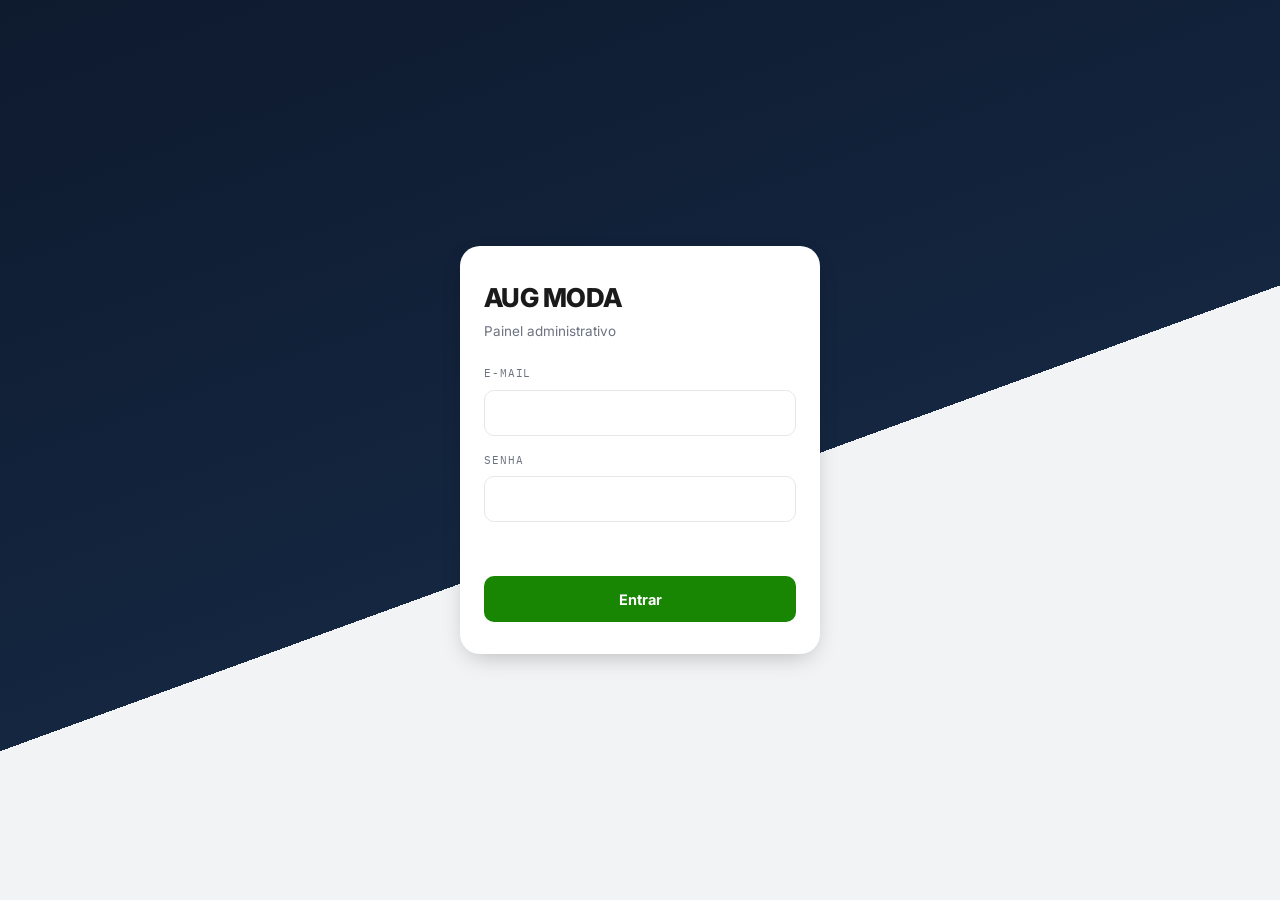
<file: admin/index.html>
<!doctype html>
<html lang="pt-BR">
<head>
  <meta charset="UTF-8" />
  <meta name="viewport" content="width=device-width, initial-scale=1.0" />
  <title>AUG Moda — Admin</title>
  <link rel="preconnect" href="https://fonts.googleapis.com" />
  <link href="https://fonts.googleapis.com/css2?family=Inter:wght@400;500;600;700&family=IBM+Plex+Mono:wght@400;500&display=swap" rel="stylesheet" />
  <link rel="stylesheet" href="css/admin.css" />
</head>
<body class="admin">
  <div class="login-wrap">
    <form class="login-card" id="login-form">
      <h1>AUG <span style="color:var(--gold)">MODA</span></h1>
      <p class="sub">Painel administrativo</p>

      <div class="field">
        <label for="email">E-mail</label>
        <input type="email" id="email" name="email" autocomplete="username" required />
      </div>

      <div class="field">
        <label for="password">Senha</label>
        <input type="password" id="password" name="password" autocomplete="current-password" required />
      </div>

      <p class="form-error" id="form-error"></p>

      <button type="submit" class="btn btn-primary" id="submit-btn">Entrar</button>
    </form>
  </div>

  <script type="module" src="js/pages/login.js"></script>
</body>
</html>
</file>
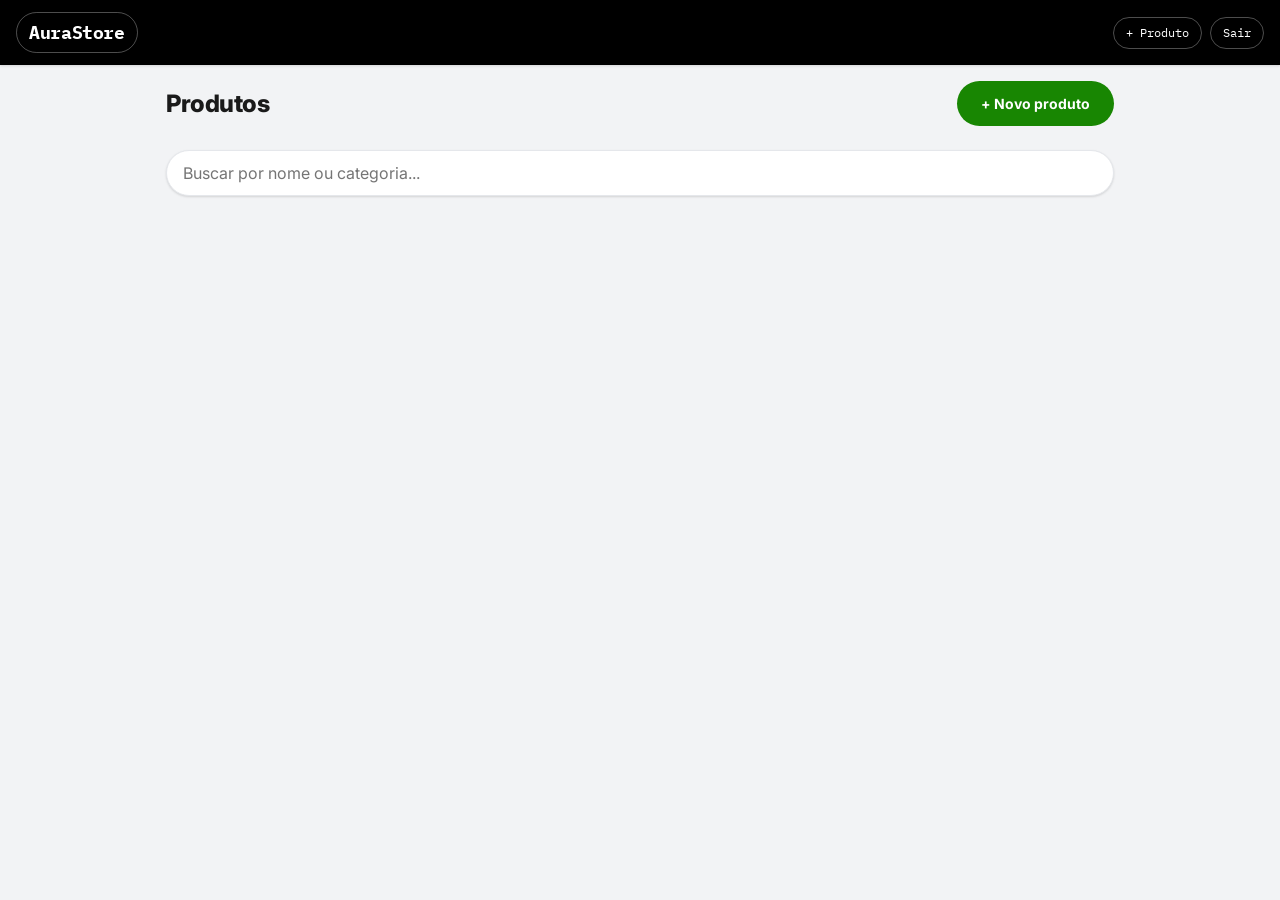
<file: admin/dashboard.html>
<!doctype html>
<html lang="pt-BR">
<head>
  <meta charset="UTF-8" />
  <meta name="viewport" content="width=device-width, initial-scale=1.0" />
  <title>AUG Moda — Admin · Produtos</title>
  <link rel="preconnect" href="https://fonts.googleapis.com" />
  <link href="https://fonts.googleapis.com/css2?family=Inter:wght@400;500;600;700&family=IBM+Plex+Mono:wght@400;500&display=swap" rel="stylesheet" />
  <link rel="stylesheet" href="css/admin.css" />
</head>
<body class="admin">
  <header class="admin-header">
    <a href="dashboard.html" class="logo">Aura <span>Store</span></a>
    <nav>
      <a href="produto-form.html">+ Produto</a>
      <button type="button" id="logout-btn">Sair</button>
    </nav>
  </header>

  <main class="admin-main">
    <div class="admin-toolbar">
      <h1>Produtos</h1>
      <a href="produto-form.html" class="btn-add">+ Novo produto</a>
    </div>

    <div class="search-row">
      <input type="search" id="search-input" placeholder="Buscar por nome ou categoria..." />
    </div>

    <div id="product-list"></div>
    <p id="empty-msg" class="helper-text" hidden>Nenhum produto cadastrado ainda.</p>
  </main>

  <div class="toast" id="toast" role="status" aria-live="polite"></div>

  <script type="module" src="js/pages/dashboard.js"></script>
</body>
</html>
</file>
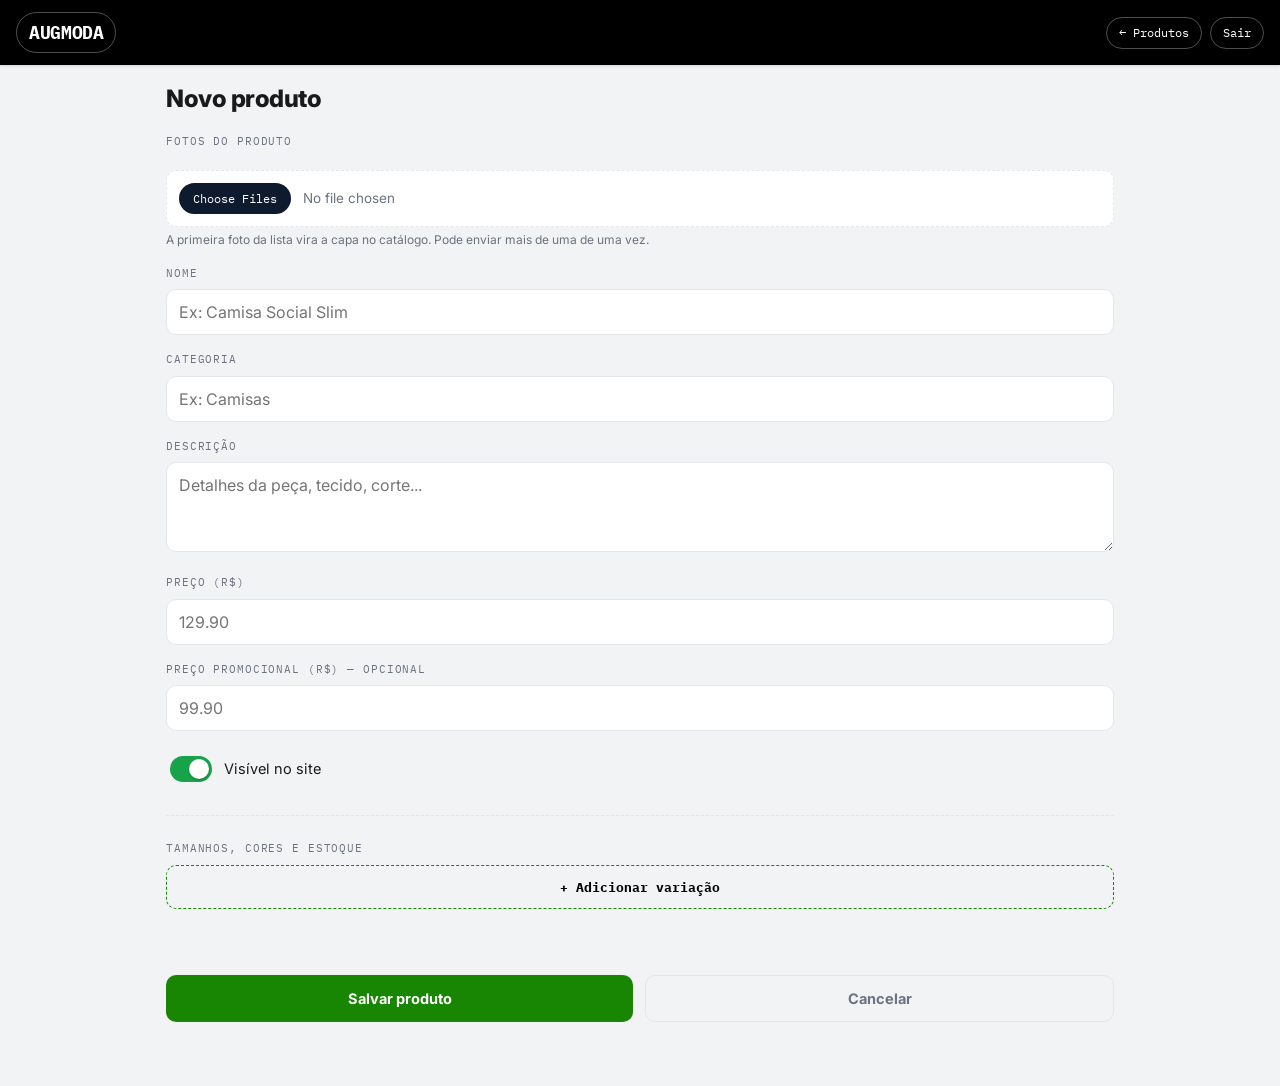
<file: admin/produto-form.html>
<!doctype html>
<html lang="pt-BR">
<head>
  <meta charset="UTF-8" />
  <meta name="viewport" content="width=device-width, initial-scale=1.0" />
  <title>AUG Moda — Admin · Produto</title>
  <link rel="preconnect" href="https://fonts.googleapis.com" />
  <link href="https://fonts.googleapis.com/css2?family=Inter:wght@400;500;600;700&family=IBM+Plex+Mono:wght@400;500&display=swap" rel="stylesheet" />
  <link rel="stylesheet" href="css/admin.css" />
</head>
<body class="admin">
  <header class="admin-header">
    <a href="dashboard.html" class="logo">AUG <span>MODA</span></a>
    <nav>
      <a href="dashboard.html">← Produtos</a>
      <button type="button" id="logout-btn">Sair</button>
    </nav>
  </header>

  <main class="admin-main">
    <div class="admin-toolbar">
      <h1 id="form-title">Novo produto</h1>
    </div>

    <form id="product-form">
      <div class="field">
        <label>Fotos do produto</label>
        <div id="photo-gallery" class="photo-gallery"></div>
        <input type="file" id="image-file" accept="image/*" multiple />
        <p class="helper-text" id="upload-status">A primeira foto da lista vira a capa no catálogo. Pode enviar mais de uma de uma vez.</p>
      </div>

      <div class="field">
        <label for="name">Nome</label>
        <input type="text" id="name" required placeholder="Ex: Camisa Social Slim" />
      </div>

      <div class="field">
        <label for="category">Categoria</label>
        <input type="text" id="category" required placeholder="Ex: Camisas" />
      </div>

      <div class="field">
        <label for="description">Descrição</label>
        <textarea id="description" placeholder="Detalhes da peça, tecido, corte..."></textarea>
      </div>

      <div class="field">
        <label for="price">Preço (R$)</label>
        <input type="number" id="price" step="0.01" min="0" required placeholder="129.90" />
      </div>

      <div class="field">
        <label for="promo_price">Preço promocional (R$) — opcional</label>
        <input type="number" id="promo_price" step="0.01" min="0" placeholder="99.90" />
      </div>

      <div class="field">
        <label>
          <input type="checkbox" id="active" checked style="width:auto;display:inline-block;margin-right:8px" />
          Visível no site
        </label>
      </div>

      <hr style="border:none;border-top:1px dashed var(--line);margin:24px 0" />

      <div class="field">
        <label>Tamanhos, cores e estoque</label>
        <div id="variants-container"></div>
        <button type="button" class="btn-outline-add" id="add-variant-btn">+ Adicionar variação</button>
      </div>

      <p class="form-error" id="form-error"></p>

      <div class="form-actions">
        <button type="submit" class="btn btn-primary" id="submit-btn">Salvar produto</button>
        <a href="dashboard.html" class="btn btn-ghost" style="text-align:center">Cancelar</a>
      </div>
    </form>
  </main>

  <div class="toast" id="toast" role="status" aria-live="polite"></div>

  <script type="module" src="js/pages/produto-form.js"></script>
</body>
</html>
</file>
<file: admin/css/admin.css>
@import url("../../src/css/tokens.css");

/* ===========================================================
   Admin AUG Moda — usa os tokens reais do projeto (navy,
   brand-blue, surface, bg-page, stock-ok/out) e segue a mesma
   linguagem visual do site: header navy, cards brancos sobre
   fundo claro, ação em azul. Mobile-first, cara de app nativo.
   =========================================================== */

body.admin {
  background: var(--bg-page);
  min-height: 100vh;
  min-height: 100dvh;
  -webkit-tap-highlight-color: transparent;
}

* {
  -webkit-tap-highlight-color: transparent;
}

a,
button {
  touch-action: manipulation;
  transition: transform 0.12s ease, opacity 0.12s ease, background 0.12s ease;
}

a:active,
button:active {
  transform: scale(0.96);
  opacity: 0.85;
}

@media (prefers-reduced-motion: reduce) {
  a:active,
  button:active {
    transform: none;
  }
}

/* ---------------------------------------------------------
   Botões — definidos aqui porque o admin não carrega style.css
   --------------------------------------------------------- */
.btn {
  display: inline-flex;
  align-items: center;
  justify-content: center;
  gap: var(--space-2);
  border: none;
  border-radius: 10px;
  padding: var(--space-3) var(--space-5);
  font-family: var(--font-body);
  font-weight: 700;
  font-size: 14.5px;
  width: 100%;
  min-height: 46px;
}

.btn-primary {
  background: var(--green);
  color: #fff;
}

.btn-primary:hover {
  transform: scale(1.05);
}

.btn-primary:disabled {
  background: var(--line);
  color: var(--ink-soft);
  cursor: not-allowed;
}

.btn-ghost {
  background: transparent;
  border: 1px solid var(--line);
  color: var(--ink-soft);
}

/* ---------------------------------------------------------
   Cabeçalho do admin
   --------------------------------------------------------- */
.admin-header {
  background: var(--black);
  color: #fff;
  padding: calc(var(--space-3) + env(safe-area-inset-top)) var(--space-4) var(--space-3);
  display: flex;
  align-items: center;
  justify-content: space-between;
  position: sticky;
  top: 0;
  z-index: 30;
  box-shadow: var(--shadow-card);
}

.admin-header .logo {
  font-weight: 800;
  font-size: 18px;
  letter-spacing: -0.02em;
  color: var(--white);
  white-space: nowrap;
}

.admin-header .logo span {
  color: var(white);
}

.admin-header nav {
  display: flex;
  gap: var(--space-2);
  align-items: center;
}

.admin-header a,
.admin-header button {
  font-family: var(--font-mono);
  font-size: 12px;
  color: #fff;
  background: none;
  border: 1px solid rgba(255, 255, 255, 0.3);
  border-radius: var(--radius-pill);
  padding: 6px var(--space-3);
  min-height: 32px;
  display: inline-flex;
  align-items: center;
  white-space: nowrap;
}

@media (max-width: 480px) {
  .admin-header {
    padding-left: var(--space-3);
    padding-right: var(--space-3);
  }

  .admin-header .logo {
    font-size: 16px;
  }

  .admin-header nav {
    gap: 6px;
  }

  .admin-header a,
  .admin-header button {
    font-size: 10.5px;
    padding: 6px 10px;
  }
}

/* ---------------------------------------------------------
   Tela de login
   --------------------------------------------------------- */
.login-wrap {
  min-height: 100vh;
  min-height: 100dvh;
  display: flex;
  align-items: center;
  justify-content: center;
  padding: var(--space-5) var(--space-4);
  padding-top: calc(var(--space-5) + env(safe-area-inset-top));
  padding-bottom: calc(var(--space-5) + env(safe-area-inset-bottom));
  background: linear-gradient(160deg, var(--navy) 0%, var(--navy-soft) 55%, var(--bg-page) 55%);
}

.login-card {
  background: var(--surface);
  border-radius: 20px;
  box-shadow: var(--shadow-lift);
  padding: var(--space-6) var(--space-5);
  width: 100%;
  max-width: 360px;
}

.login-card h1 {
  font-weight: 800;
  letter-spacing: -0.02em;
  font-size: 26px;
  color: var(--ink);
  margin: 0 0 var(--space-1);
}

.login-card p.sub {
  color: var(--ink-soft);
  margin: 0 0 var(--space-5);
  font-size: 13.5px;
}

.login-card button[type="submit"] {
  margin-top: var(--space-2);
}

/* ---------------------------------------------------------
   Campos de formulário
   --------------------------------------------------------- */
.field {
  margin-bottom: var(--space-4);
}

.field label {
  display: block;
  font-family: var(--font-mono);
  font-size: 11px;
  letter-spacing: 0.08em;
  text-transform: uppercase;
  color: var(--ink-soft);
  margin-bottom: var(--space-2);
}

.field input,
.field select,
.field textarea {
  width: 100%;
  border: 1px solid var(--line);
  border-radius: 10px;
  padding: var(--space-3);
  font-family: var(--font-body);
  font-size: 16px; /* evita zoom automático no iOS ao focar */
  background: #fff;
  color: var(--ink);
  min-height: 46px;
  -webkit-appearance: none;
  appearance: none;
}

.field textarea {
  resize: vertical;
  min-height: 90px;
}

.field input:focus,
.field select:focus,
.field textarea:focus {
  outline: none;
  border-color: var(--brand-blue);
  box-shadow: 0 0 0 3px rgba(47, 111, 237, 0.15);
}

/* Checkbox "Visível no site" — toggle no estilo app nativo */
.field label:has(input[type="checkbox"]) {
  display: flex;
  align-items: center;
  min-height: 44px;
  cursor: pointer;
  text-transform: none;
  letter-spacing: normal;
  font-family: var(--font-body);
  font-size: 14.5px;
  color: var(--ink);
}

.field input[type="checkbox"] {
  -webkit-appearance: none;
  appearance: none;
  width: 42px !important;
  height: 26px;
  min-height: 0;
  border-radius: 999px;
  background: var(--line);
  border: none;
  position: relative;
  flex: none;
  margin-right: var(--space-3) !important;
  transition: background 0.15s ease;
}

.field input[type="checkbox"]::before {
  content: "";
  position: absolute;
  top: 3px;
  left: 3px;
  width: 20px;
  height: 20px;
  border-radius: 50%;
  background: #fff;
  box-shadow: 0 1px 2px rgba(0, 0, 0, 0.25);
  transition: transform 0.15s ease;
}

.field input[type="checkbox"]:checked {
  background: var(--stock-ok);
}

.field input[type="checkbox"]:checked::before {
  transform: translateX(16px);
}

/* Input de cor (variação) — mantém compacto */
.field input[type="color"] {
  min-height: 40px;
  padding: 4px;
  cursor: pointer;
}

/* Input de arquivo (fotos do produto) */
.field input[type="file"] {
  width: 100%;
  min-height: 46px;
  border: 1px dashed var(--line);
  border-radius: 10px;
  padding: var(--space-3);
  font-family: var(--font-body);
  font-size: 13.5px;
  background: var(--surface);
  color: var(--ink-soft);
}

.field input[type="file"]::file-selector-button {
  font-family: var(--font-mono);
  font-size: 12px;
  color: #fff;
  background: var(--navy);
  border: none;
  border-radius: var(--radius-pill);
  padding: 8px 14px;
  margin-right: var(--space-3);
}

.form-error {
  color: var(--stock-out);
  font-size: 13px;
  margin-bottom: var(--space-3);
  min-height: 18px;
}

.helper-text {
  font-size: 12px;
  color: var(--ink-soft);
  margin-top: 4px;
}

/* ---------------------------------------------------------
   Layout geral do admin
   --------------------------------------------------------- */
.admin-main {
  max-width: 980px;
  margin: 0 auto;
  padding: var(--space-4) var(--space-4) calc(var(--space-8) + env(safe-area-inset-bottom));
}

.admin-toolbar {
  display: flex;
  align-items: center;
  justify-content: space-between;
  gap: var(--space-3);
  flex-wrap: wrap;
  margin-bottom: var(--space-4);
}

.admin-toolbar h1 {
  font-weight: 800;
  letter-spacing: -0.02em;
  font-size: 24px;
  color: var(--ink);
  margin: 0;
}

.btn-add {
  background: var(--green);
  color: #fff;
  border: none;
  border-radius: var(--radius-pill);
  padding: var(--space-3) var(--space-5);
  font-weight: 700;
  font-size: 14px;
  min-height: 44px;
  display: inline-flex;
  align-items: center;
}

.search-row {
  margin-bottom: var(--space-4);
  position: sticky;
  top: calc(53px + env(safe-area-inset-top));
  z-index: 20;
  background: var(--bg-page);
  padding-top: var(--space-2);
  padding-bottom: 2px;
}

.search-row input {
  width: 100%;
  border: 1px solid var(--line);
  border-radius: var(--radius-pill);
  padding: var(--space-3) var(--space-4);
  font-family: var(--font-body);
  font-size: 16px;
  background: var(--surface);
  min-height: 46px;
  box-shadow: var(--shadow-card);
}

/* ---------------------------------------------------------
   Cartão de produto no admin
   --------------------------------------------------------- */
.admin-product {
  background: var(--surface);
  border-radius: 16px;
  box-shadow: var(--shadow-card);
  padding: var(--space-4);
  margin-bottom: var(--space-3);
}

.admin-product-head {
  display: flex;
  gap: var(--space-3);
  align-items: center;
  flex-wrap: wrap;
}

.admin-product-head .thumb {
  width: 56px;
  height: 70px;
  border-radius: 8px;
  overflow: hidden;
  background: var(--bg-page);
  flex: none;
}

.admin-product-head .thumb img {
  width: 100%;
  height: 100%;
  object-fit: cover;
}

.admin-product-head .info {
  flex: 1;
  min-width: 150px;
}

.admin-product-head h3 {
  margin: 0 0 2px;
  font-size: 15px;
  font-weight: 700;
  white-space: nowrap;
  overflow: hidden;
  text-overflow: ellipsis;
}

.admin-product-head .meta {
  font-family: var(--font-mono);
  font-size: 11.5px;
  color: var(--ink-soft);
}

.status-badge {
  font-family: var(--font-mono);
  font-size: 10.5px;
  text-transform: uppercase;
  padding: 3px 9px;
  border-radius: var(--radius-pill);
  display: inline-block;
  margin-top: 4px;
}

.status-badge.active {
  background: var(--discount-bg);
  color: var(--stock-ok);
}

.status-badge.inactive {
  background: var(--line);
  color: var(--ink-soft);
}

/* No desktop as ações ficam ao lado; no mobile viram uma linha
   cheia abaixo, com os 3 botões (Editar / Ocultar / Excluir)
   divididos igualmente — nada de espremer texto */
.admin-product-actions {
  display: flex;
  gap: var(--space-2);
  flex: none;
}

.icon-btn {
  border: 1px solid var(--line);
  background: #fff;
  border-radius: 8px;
  padding: var(--space-2) var(--space-3);
  font-family: var(--font-mono);
  font-size: 12px;
  min-height: 36px;
  color: var(--ink);
  display: inline-flex;
  align-items: center;
  justify-content: center;
  white-space: nowrap;
}

.icon-btn[data-delete] {
  border-color: rgba(211, 34, 42, 0.35);
  color: var(--stock-out);
}

@media (max-width: 560px) {
  .admin-product-head {
    align-items: flex-start;
  }

  .admin-product-actions {
    flex: 1 1 100%;
    order: 3;
    margin-top: var(--space-1);
  }

  .icon-btn {
    flex: 1;
    min-height: 40px;
    font-size: 11.5px;
  }
}

/* ---------------------------------------------------------
   Tabela de variações (tamanho / cor / estoque)
   No mobile vira lista de cartões — tabela em tela estreita
   é sempre difícil de ler.
   --------------------------------------------------------- */
.variant-table {
  width: 100%;
  border-collapse: collapse;
  margin-top: var(--space-4);
  font-size: 13px;
}

.variant-table th {
  text-align: left;
  font-family: var(--font-mono);
  font-size: 10.5px;
  text-transform: uppercase;
  letter-spacing: 0.06em;
  color: var(--ink-soft);
  padding: var(--space-2);
  border-bottom: 1px solid var(--line);
}

.variant-table td {
  padding: var(--space-2);
  border-bottom: 1px solid var(--line);
  vertical-align: middle;
}

.stock-input-row {
  display: flex;
  align-items: center;
  gap: var(--space-2);
}

.stock-input-row button {
  width: 30px;
  height: 30px;
  border-radius: 50%;
  border: 1px solid var(--line);
  background: var(--bg-page);
  font-size: 15px;
  line-height: 1;
  color: var(--ink);
}

.stock-input-row input {
  width: 52px;
  text-align: center;
  border: 1px solid var(--line);
  border-radius: 6px;
  padding: 6px 4px;
  font-family: var(--font-mono);
  font-size: 15px;
}

@media (max-width: 560px) {
  .variant-table,
  .variant-table thead,
  .variant-table tbody,
  .variant-table th,
  .variant-table td,
  .variant-table tr {
    display: block;
  }

  .variant-table thead {
    display: none;
  }

  .variant-table tr {
    background: var(--bg-page);
    border-radius: 12px;
    padding: var(--space-3);
    margin-bottom: var(--space-2);
    border-bottom: none;
  }

  .variant-table td {
    display: flex;
    align-items: center;
    justify-content: space-between;
    border-bottom: none;
    padding: 6px 0;
  }

  .variant-table td::before {
    content: attr(data-label);
    font-family: var(--font-mono);
    font-size: 10.5px;
    text-transform: uppercase;
    letter-spacing: 0.06em;
    color: var(--ink-soft);
  }
}

/* ---------------------------------------------------------
   Formulário de produto — linhas de variação
   --------------------------------------------------------- */
.variant-row {
  display: grid;
  grid-template-columns: 1fr 1fr 1fr 90px auto;
  gap: var(--space-2);
  align-items: end;
  margin-bottom: var(--space-3);
  padding-bottom: var(--space-3);
  border-bottom: 1px dashed var(--line);
}

@media (max-width: 640px) {
  .variant-row {
    grid-template-columns: 1fr 1fr;
  }
}

.variant-row .remove-variant {
  background: none;
  border: none;
  color: var(--stock-out);
  font-family: var(--font-mono);
  font-size: 12px;
  min-height: 36px;
  border: solid 1px var(--gray);
  border-radius: 10px;
  color: #c40303;
  background-color: rgb(243, 180, 180);
}

.btn-outline-add {
  background: none;
  border: 1px dashed var(--green);
  color: var(--black);
  border-radius: 10px;
  padding: var(--space-3) var(--space-4);
  font-family: var(--font-mono);
  font-size: 12.5px;
  font-weight: bold;
  min-height: 44px;
  width: 100%;
}

/* Barra de ações — fixa no rodapé no mobile, sempre alcançável
   com o polegar, como um app de verdade */
.form-actions {
  display: flex;
  gap: var(--space-3);
  margin-top: var(--space-6);
}

.form-actions .btn {
  width: auto;
  flex: 1;
}

@media (max-width: 640px) {
  .form-actions {
    position: fixed;
    left: 0;
    right: 0;
    bottom: 0;
    margin-top: 0;
    padding: var(--space-3) var(--space-4) calc(var(--space-3) + env(safe-area-inset-bottom));
    background: var(--surface);
    box-shadow: 0 -2px 12px rgba(14, 26, 46, 0.1);
    z-index: 40;
  }

  .admin-main:has(.form-actions) {
    padding-bottom: calc(96px + env(safe-area-inset-bottom));
  }
}

/* ---------------------------------------------------------
   Fotos do produto
   --------------------------------------------------------- */
.image-preview {
  width: 100px;
  height: 125px;
  border-radius: 10px;
  overflow: hidden;
  background: var(--bg-page);
  margin-bottom: var(--space-3);
}

.image-preview img {
  width: 100%;
  height: 100%;
  object-fit: cover;
}

.photo-gallery {
  display: flex;
  gap: var(--space-3);
  margin-bottom: var(--space-3);
  flex-wrap: wrap;
}

@media (max-width: 640px) {
  /* Carrossel horizontal no mobile em vez de quebrar linha */
  .photo-gallery {
    flex-wrap: nowrap;
    overflow-x: auto;
    -webkit-overflow-scrolling: touch;
    scroll-snap-type: x proximity;
    padding-bottom: 4px;
    margin-left: calc(var(--space-4) * -1);
    margin-right: calc(var(--space-4) * -1);
    padding-left: var(--space-4);
    padding-right: var(--space-4);
  }

  .photo-gallery .photo-item {
    scroll-snap-align: start;
    flex: none;
  }
}

.photo-gallery .photo-item {
  position: relative;
  width: 92px;
}

.photo-gallery .photo-thumb {
  width: 92px;
  height: 92px;
  border-radius: 10px;
  overflow: hidden;
  background: var(--black);
  border: 2px solid transparent;
}

.photo-gallery .photo-item:first-child .photo-thumb {
  border-color: var(--brand-blue);
}

.photo-gallery .photo-thumb img {
  width: 100%;
  height: 100%;
  object-fit: cover;
}

.photo-gallery .cover-tag {
  position: absolute;
  top: 4px;
  left: 4px;
  background: var(--brand-blue);
  color: #fff;
  font-size: 9px;
  font-weight: 700;
  padding: 2px 5px;
  border-radius: 4px;
  z-index: 2;
}

.photo-gallery .photo-actions {
  display: flex;
  justify-content: space-between;
  margin-top: 4px;
  gap: 4px;
}

.photo-gallery .photo-actions button {
  border: 1px solid var(--line);
  background: #fff;
  border-radius: 6px;
  font-size: 11px;
  padding: 4px 6px;
  min-height: 28px;
  flex: none;
}

.photo-gallery .photo-actions button:disabled {
  opacity: 0.35;
}

.photo-gallery .photo-actions .remove-photo {
  color: var(--stock-out);
  border-color: var(--stock-out);
  flex: 1;
}

/* ---------------------------------------------------------
   Toast
   --------------------------------------------------------- */
.toast {
  position: fixed;
  left: 50%;
  bottom: calc(24px + env(safe-area-inset-bottom));
  transform: translateX(-50%) translateY(20px);
  background: var(--navy);
  color: #fff;
  padding: var(--space-3) var(--space-5);
  border-radius: var(--radius-pill);
  font-size: 13.5px;
  box-shadow: var(--shadow-lift);
  opacity: 0;
  pointer-events: none;
  transition: opacity 0.2s ease, transform 0.2s ease;
  z-index: 60;
  max-width: calc(100vw - var(--space-6));
  text-align: center;
}

.toast.show {
  opacity: 1;
  transform: translateX(-50%) translateY(0);
}

@media (max-width: 640px) {
  /* sobe o toast pra não ficar atrás da barra fixa do form */
  body:has(.form-actions) .toast {
    bottom: calc(88px + env(safe-area-inset-bottom));
  }
}
</file>
